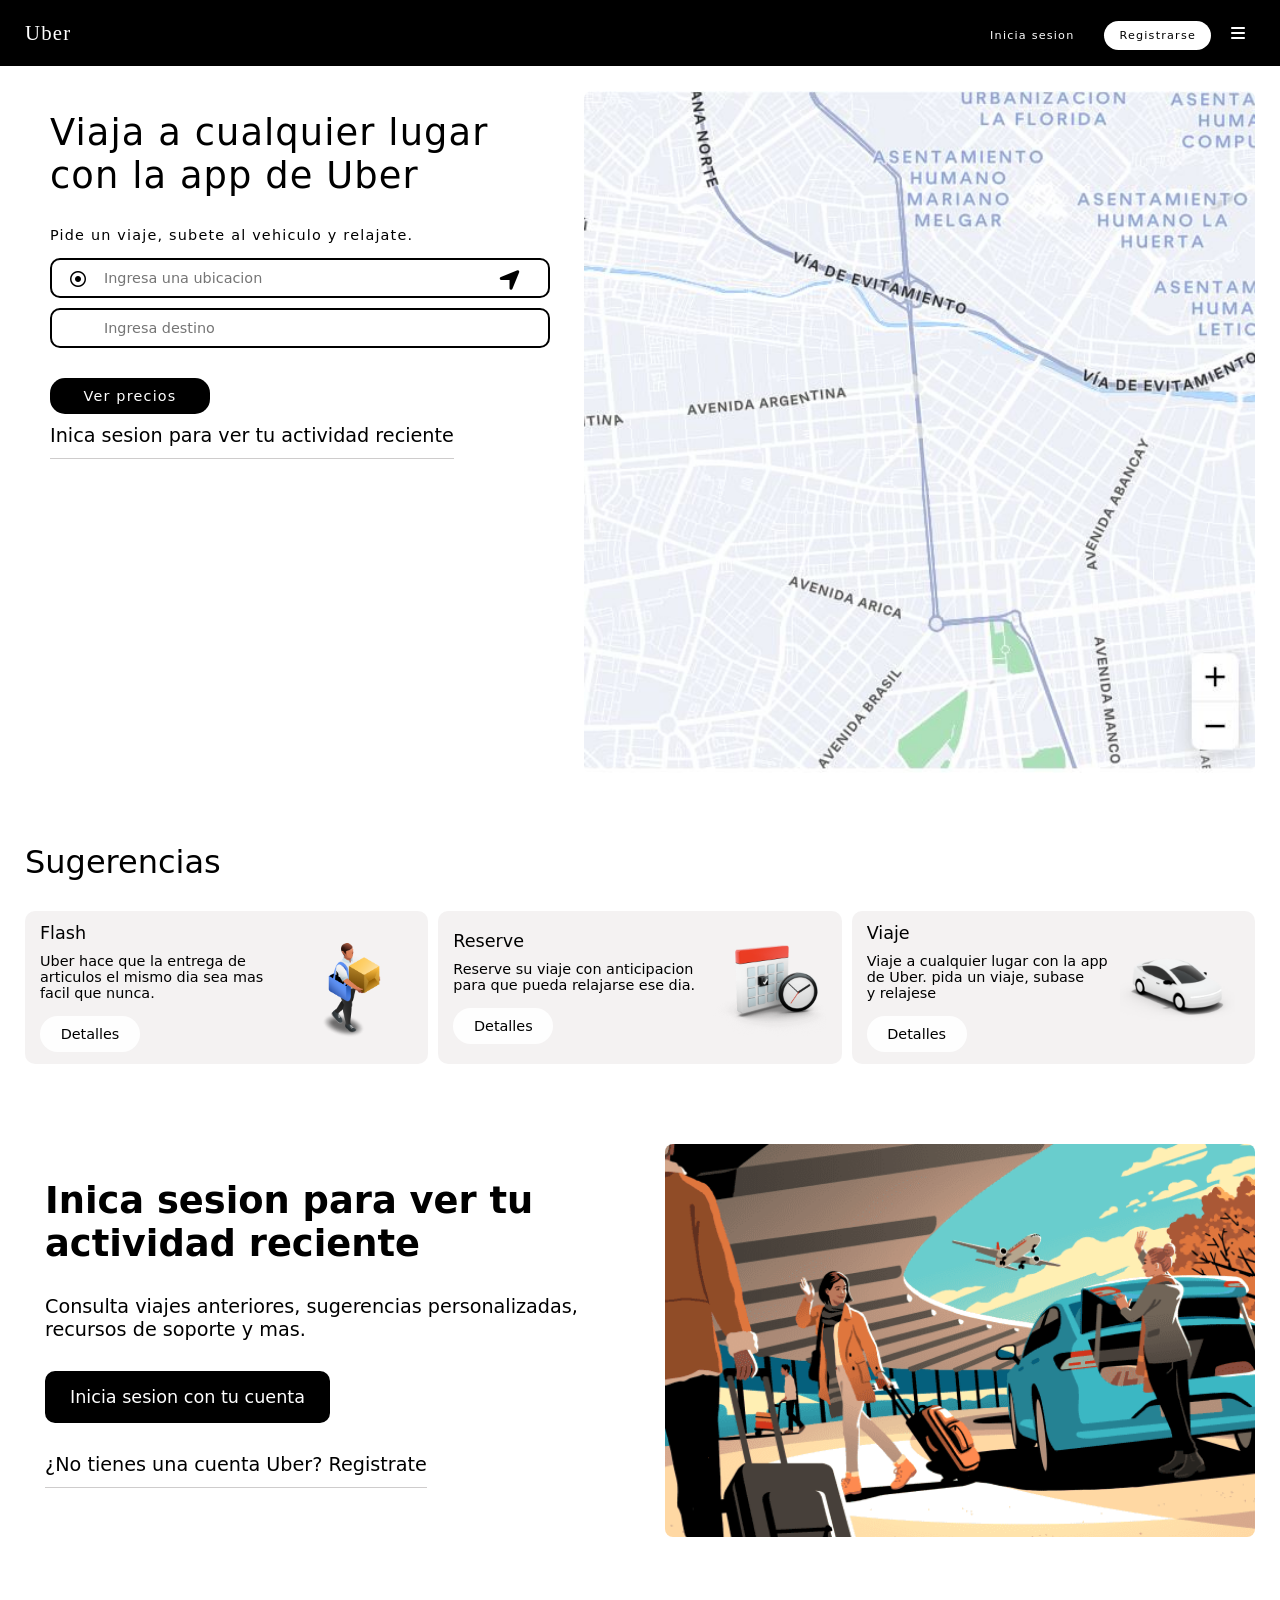
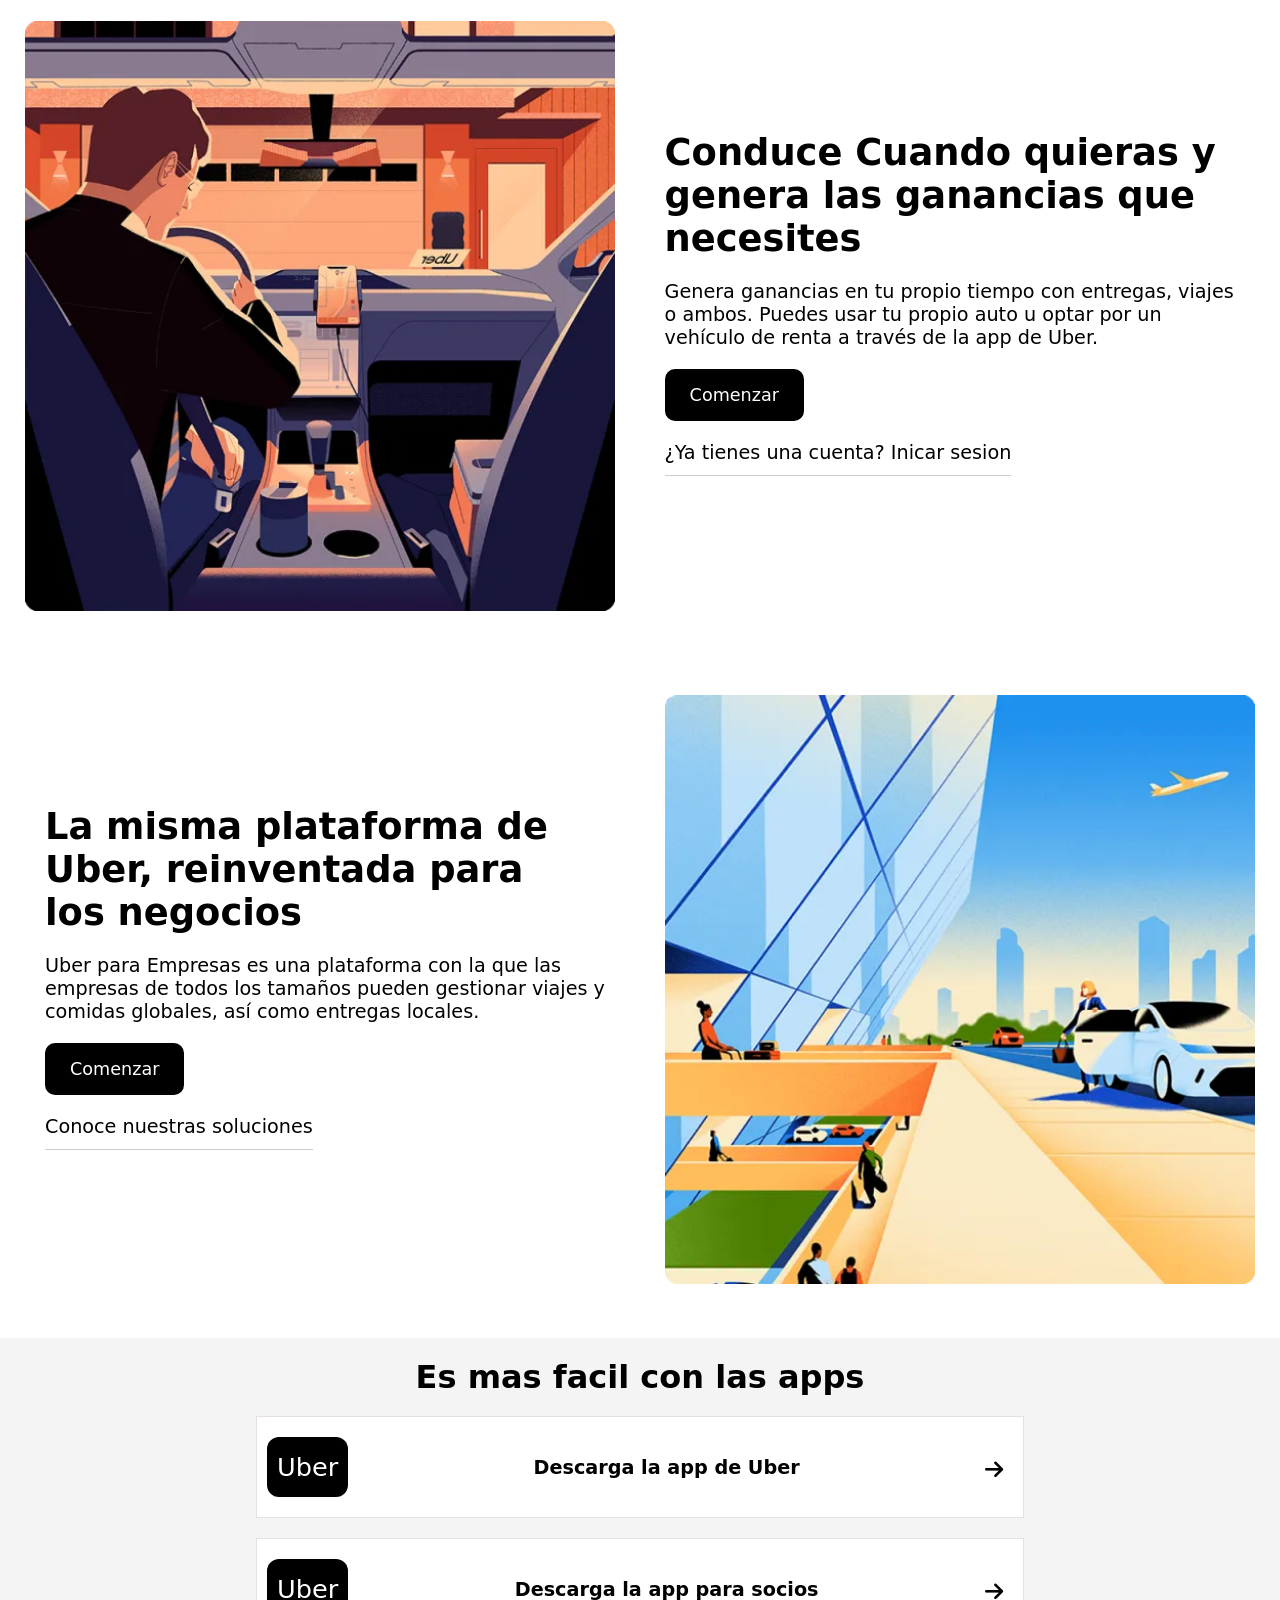
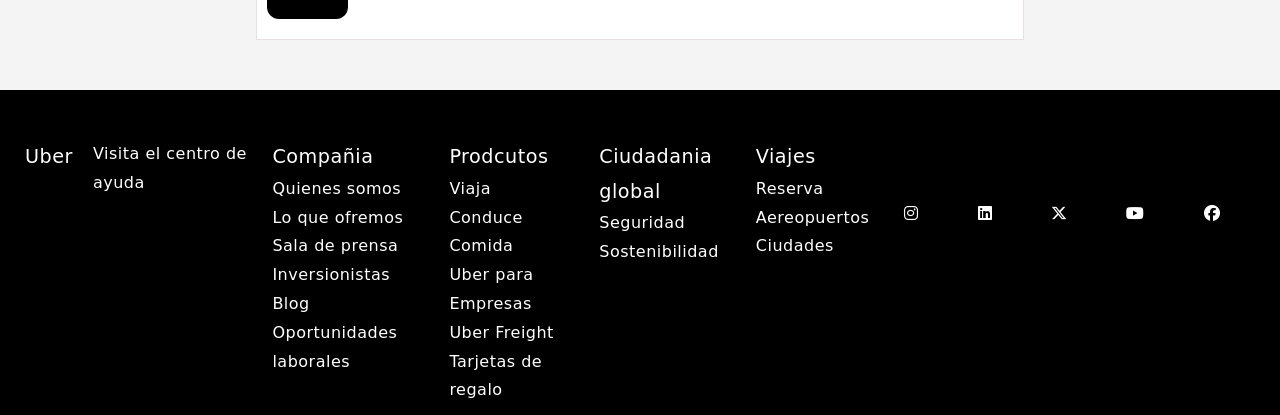
<file: index.html>
<!DOCTYPE html>
<html lang="en">
<head>
  <meta charset="UTF-8">
  <meta name="viewport" content="width=device-width, initial-scale=1.0">
  <link rel="stylesheet" href="styles.css">
  <link rel="stylesheet" href="https://cdnjs.cloudflare.com/ajax/libs/font-awesome/6.4.2/css/all.min.css">
  <title>Uber</title>
</head>
<body>
  <!--Header section-->
  <header class="header">
    <div class="container__nav">
      <h2 class="container__logo">Uber</h2>
      <nav class="navbar">
        <ul class="container__lists">
          <li class="lista"><a class="btn-s" href="#Iniciar_sesion">Inicia sesion</a>
          </li>
          <li class="lista"><a class="btn-r" href="#Registrarse">Registrarse</a>
          </li>
        </ul>
        <input id="menu-toggle" type="checkbox" class="checkbox">
            <label class="hamburger" for="menu-toggle">
              <i class="fa-solid fa-bars i"></i>
              <i class="fa-solid fa-xmark i-2"></i>
            </label>
        <div class="menu">
          <ul class="nav__items">
            <li class="item"><a href="#Viaja" class="link__item">Viaja</a></li>
            <li class="item"><a href="#Conduce" class="link__item">Conduce</a></li>
            <li class="item"><a href="#Empresas" class="link__item">Empresas</a></li>
            <li class="item"><a href="#uber" class="link__item">Uber Eats</a></li>
            <li class="item"><a href="#Quienes somos" class="link__item">Quienes somos</a></li><li class="item"><a href="#Ayuda" class="link__item">Ayuda</a></li>
            <li id="pad" class="item"><a class="es" href="#ES"><i class="fa-solid fa-globe mundo"></i>ES</a></li>
          </ul>
        </div>
      </nav>
    </div>
  </header>
    
    
    <main class="main__container">
      <div class="main">
        <h1 class="titulo">Viaja a cualquier lugar con la app de Uber</h1>
        <p class="parrafo_principal">Pide un viaje, subete al vehiculo y relajate.</p>
        <div class="input__container">
          <div class="input__container-i">
            <label for="ubicacion">
              <i class="fa-regular fa-dot-circle circulo"></i>
              <i class="fa-solid fa-location-arrow arrow"></i>
            </label>
            <input id="ubicacion" class="input__item item1" type="text" name="ingrese ubicacion" placeholder="Ingresa una ubicacion">
          </div>
          <input class="input__item item2" type="text" name="ingrese destino" placeholder="Ingresa destino">
        </div>
        <div class="precios"><a class="btn-p" href="#ver precios">Ver precios</a>
        <a class="sesion__link">Inica sesion para ver tu actividad reciente</a>
        </div>
      </div>
      <div class="map">
        <img src="map.JPG">
      </div>
      <picture>
        <img src="ridewith.jpg">
      </picture>
      
    </main>
    
    <section class="container__sugerencias">
      <h2 class="sugerencias__title">Sugerencias</h2>
      <div class="sugerencia-box">
        <div class="sugerencias_card">
          <div class="separador">
            <h4 class="sugerencias__subtitle">Flash</h4>
            <p>Uber hace que la entrega de articulos el mismo dia sea mas facil que nunca.</p>
            <a href="#detalles">Detalles</a>
          </div>
          <div class="image"><img src="Courier.png" alt="courrier">
          </div>
        </div> 
        <div class="sugerencias_card">
          <div class="separador">
            <h4 class="sugerencias__subtitle">Reserve</h4>
            <p>Reserve su viaje con anticipacion para que pueda relajarse ese dia.</p>
            <a href="#detalles">Detalles</a>
          </div>
          <div class="image"><img src="reserve_clock.png" alt="courrier">
          </div>
        </div>
        <div class="sugerencias_card">
          <div class="separador">
            <h4 class="sugerencias__subtitle">Viaje</h4>
            <p>Viaje a cualquier lugar con la app de Uber. pida un viaje, subase y relajese</p>
            <a href="#detalles">Detalles</a>
          </div>
          <div class="image"><img src="ride.png" alt="courrier">
          </div>
        </div>
      </div>
    </section>
    <section class="sep">
      <div class="container__sesion">
          <h2 class="sesion__title">Inica sesion para ver tu actividad reciente</h2>
          <p class="sesion__subtitle">Consulta viajes anteriores, sugerencias personalizadas, recursos de soporte y mas.</p>
          <a class="sesion__btn">Inicia sesion con tu cuenta</a>
          <a class="sesion__link">¿No tienes una cuenta Uber? Registrate</a>
      </div>
      <div class="container__img">
           <img src="Airport-Fall.jpg" alt="airport-arrive">
      </div>
    </section>
    <section class="split">
      <div class="container__start">
          <h2 class="sesion__title start-title">Conduce Cuando quieras y genera las ganancias que necesites</h2>
          <p class="sesion__subtitle">Genera ganancias en tu propio tiempo con entregas, viajes o ambos. Puedes usar tu propio auto u optar por un vehículo de renta a través de la app de Uber.</p>
          <div class="btns">
            <a class="sesion__btn">Comenzar</a>
            <a class="sesion__link">¿Ya tienes una cuenta? Inicar sesion</a>
          </div>
      </div>
      <div class="container__img">
           <img src="earner-illustra.jpg" alt="driver">
      </div>
    </section>
    <section class="split
    start2">
      <div class="container__start">
        <h2 class="sesion__title start-title">La misma plataforma de Uber, reinventada para los negocios</h2>
        <p class="sesion__subtitle">Uber para Empresas es una plataforma con la que las empresas de todos los tamaños pueden gestionar viajes y comidas globales, así como entregas locales.</p>
        <div class="btns">
        <a class="sesion__btn">Comenzar</a>
        <a class="sesion__link">Conoce nuestras soluciones</a>
        </div>
      </div>
      <div class="container__img">
           <img src="u4b-square.jpg" alt="plain">
      </div>
    </section>
    <section class="container__download">
      <h2 class="sesion__title"> Es mas facil con las apps</h2>
      <div class="card__download">
        <div class="title--uber">Uber</div>
        <h2 class="download__link"> Descarga la app de Uber</h2>
        <i class="fa-solid fa-arrow-right flecha"></i>
      </div>
      <div class="card__download">
        <div class="title--uber">Uber</div>
        <h2 class="download__link"> Descarga la app para socios </h2>
        <i class="fa-solid fa-arrow-right flecha"></i>
      </div>
    </section>
    <footer class="footer">
      <h3 class="tit">Uber</h3>
      <p class="parrafo">Visita el centro de ayuda</p>
      <div class="container__lista">
        <h3 class="tit">Compañia</h3>
        <ul class="list">
          <li class="list_item">Quienes somos</li>
          <li class="list_item">Lo que ofremos</li>
          <li class="list_item">Sala de prensa</li>
          <li class="list_item">Inversionistas</li>
          <li class="list_item">Blog</li>
          <li class="list_item">Oportunidades laborales</li>
        </ul>
      </div>
      <div class="container__lista">
        <h3 class="tit">Prodcutos</h3>
        <ul class="list">
          <li class="list_item">Viaja</li>
          <li class="list_item">Conduce</li>
          <li class="list_item">Comida</li>
          <li class="list_item">Uber para Empresas</li>
          <li class="list_item">Uber Freight</li>
          <li class="list_item">Tarjetas de regalo</li>
        </ul>
      </div>
      <div class="container__lista">
        <h3 class="tit">Ciudadania global</h3>
        <ul class="list">
          <li class="list_item">Seguridad</li>
          <li class="list_item">Sostenibilidad</li>
        </ul>
      </div>
      <div class="container__lista">
        <h3 class="tit">Viajes</h3>
        <ul class="list">
          <li class="list_item">Reserva</li>
          <li class="list_item">Aereopuertos</li>
          <li class="list_item">Ciudades</li>
        </ul>
      </div>
      <div class="iconos">
        <i class="fa-brands fa-instagram"></i>
        <i class="fa-brands fa-linkedin"></i>
        <i class="fa-brands fa-x-twitter"></i>
        <i class="fa-brands fa-youtube"></i>
        <i class="fa-brands fa-facebook"></i>
      </div>

    </footer>
  

</body>
</html>
</file>
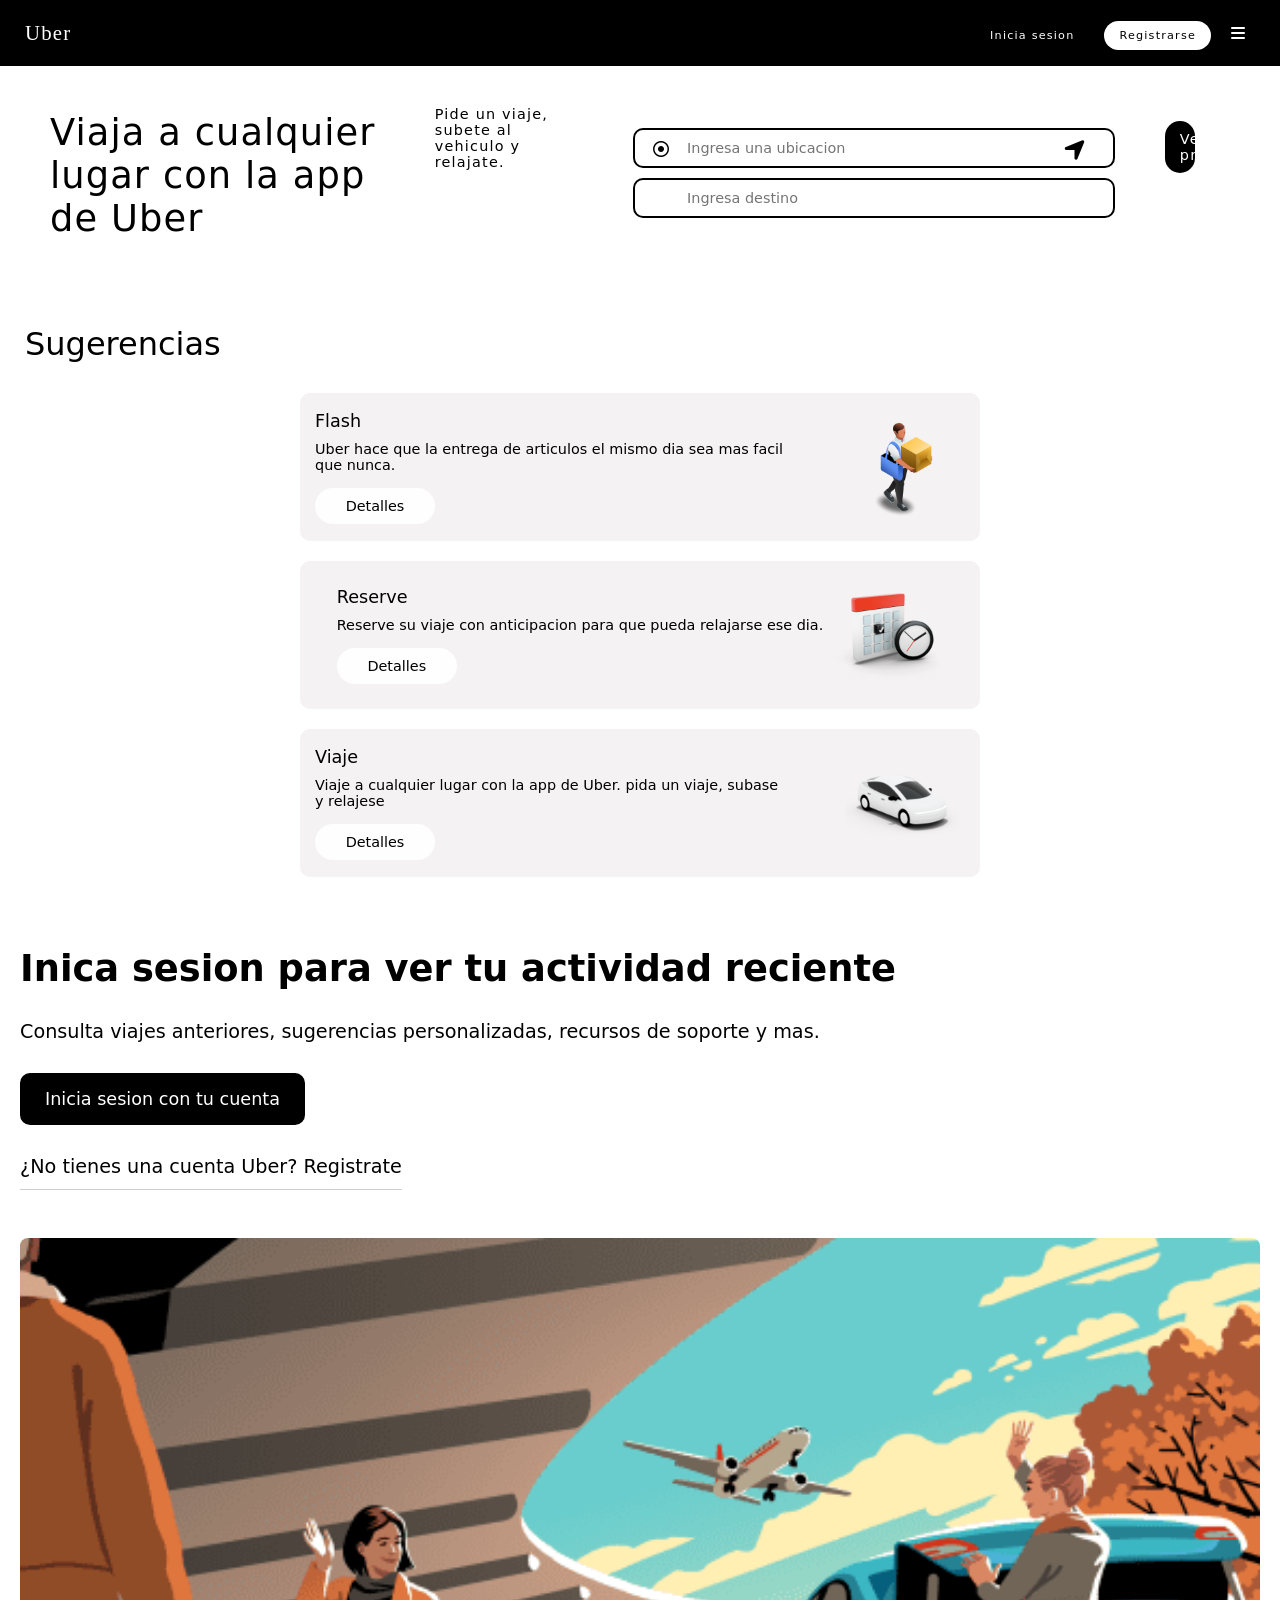
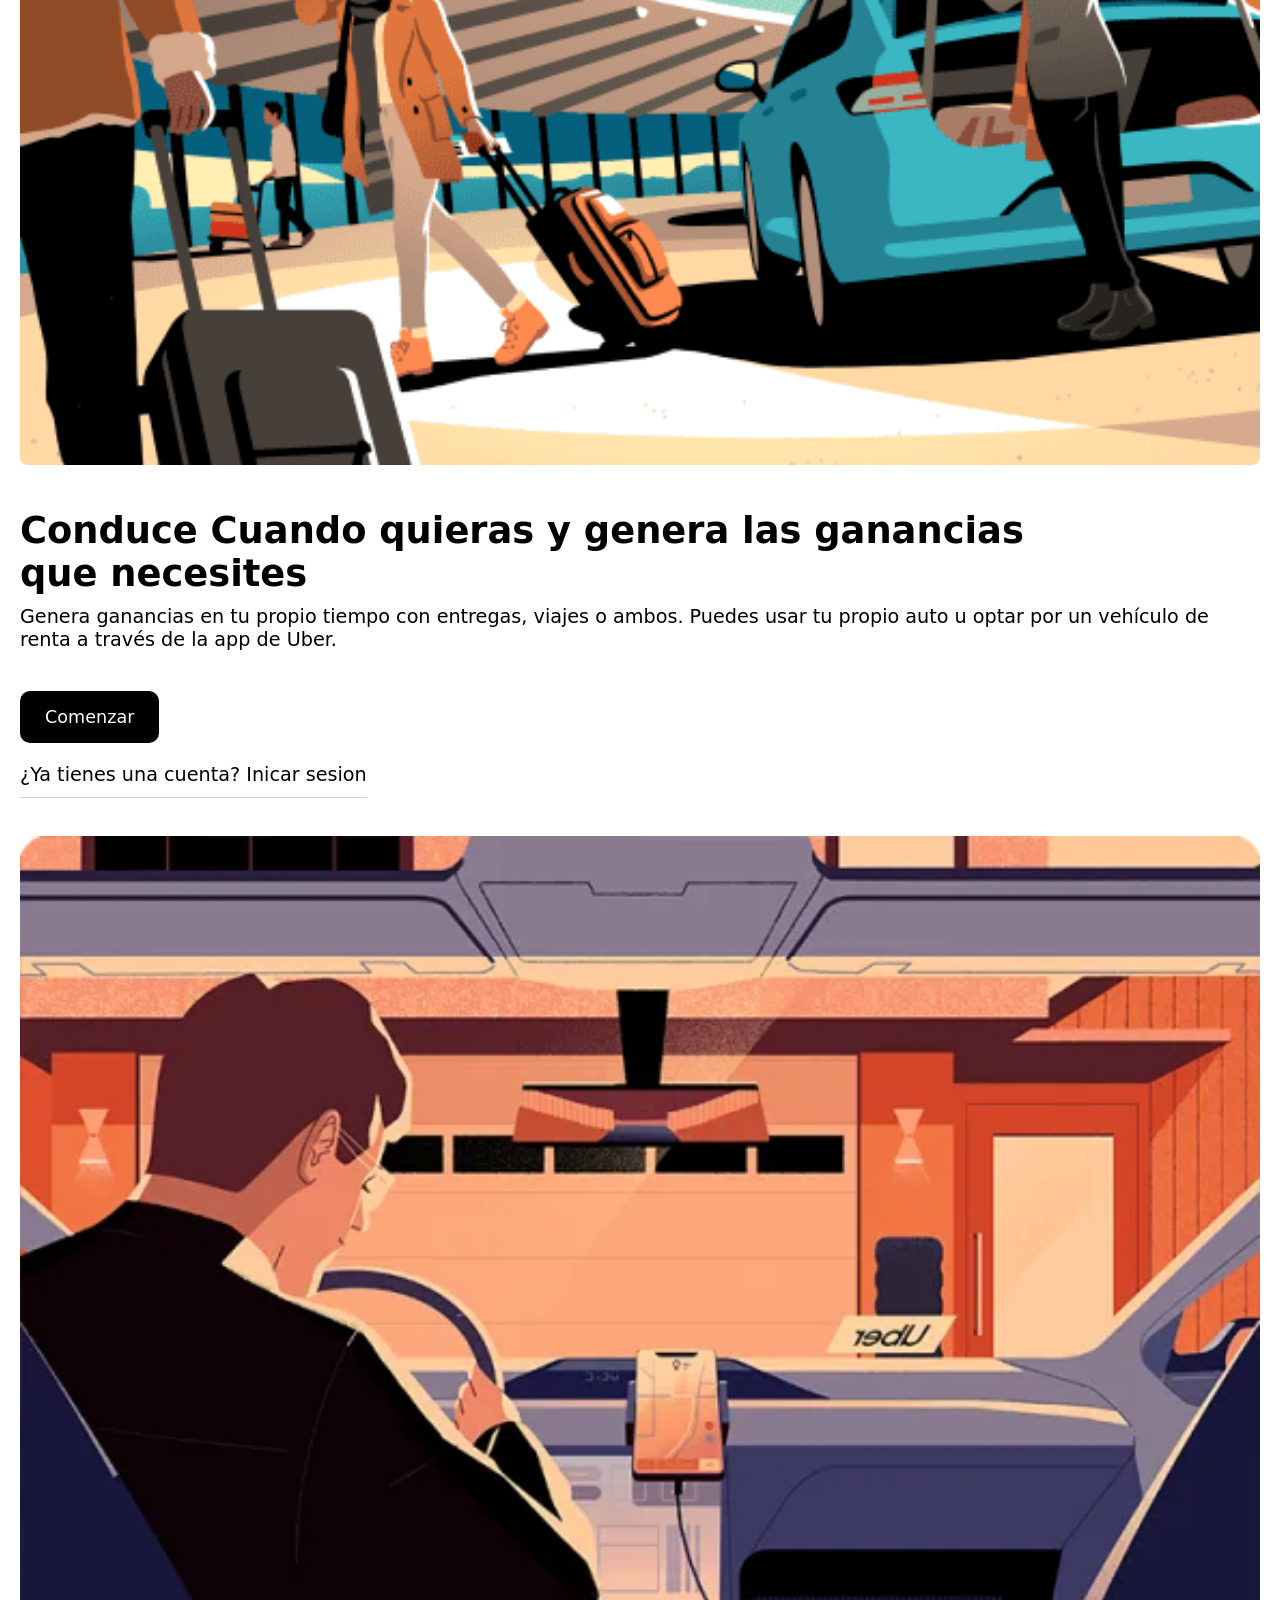
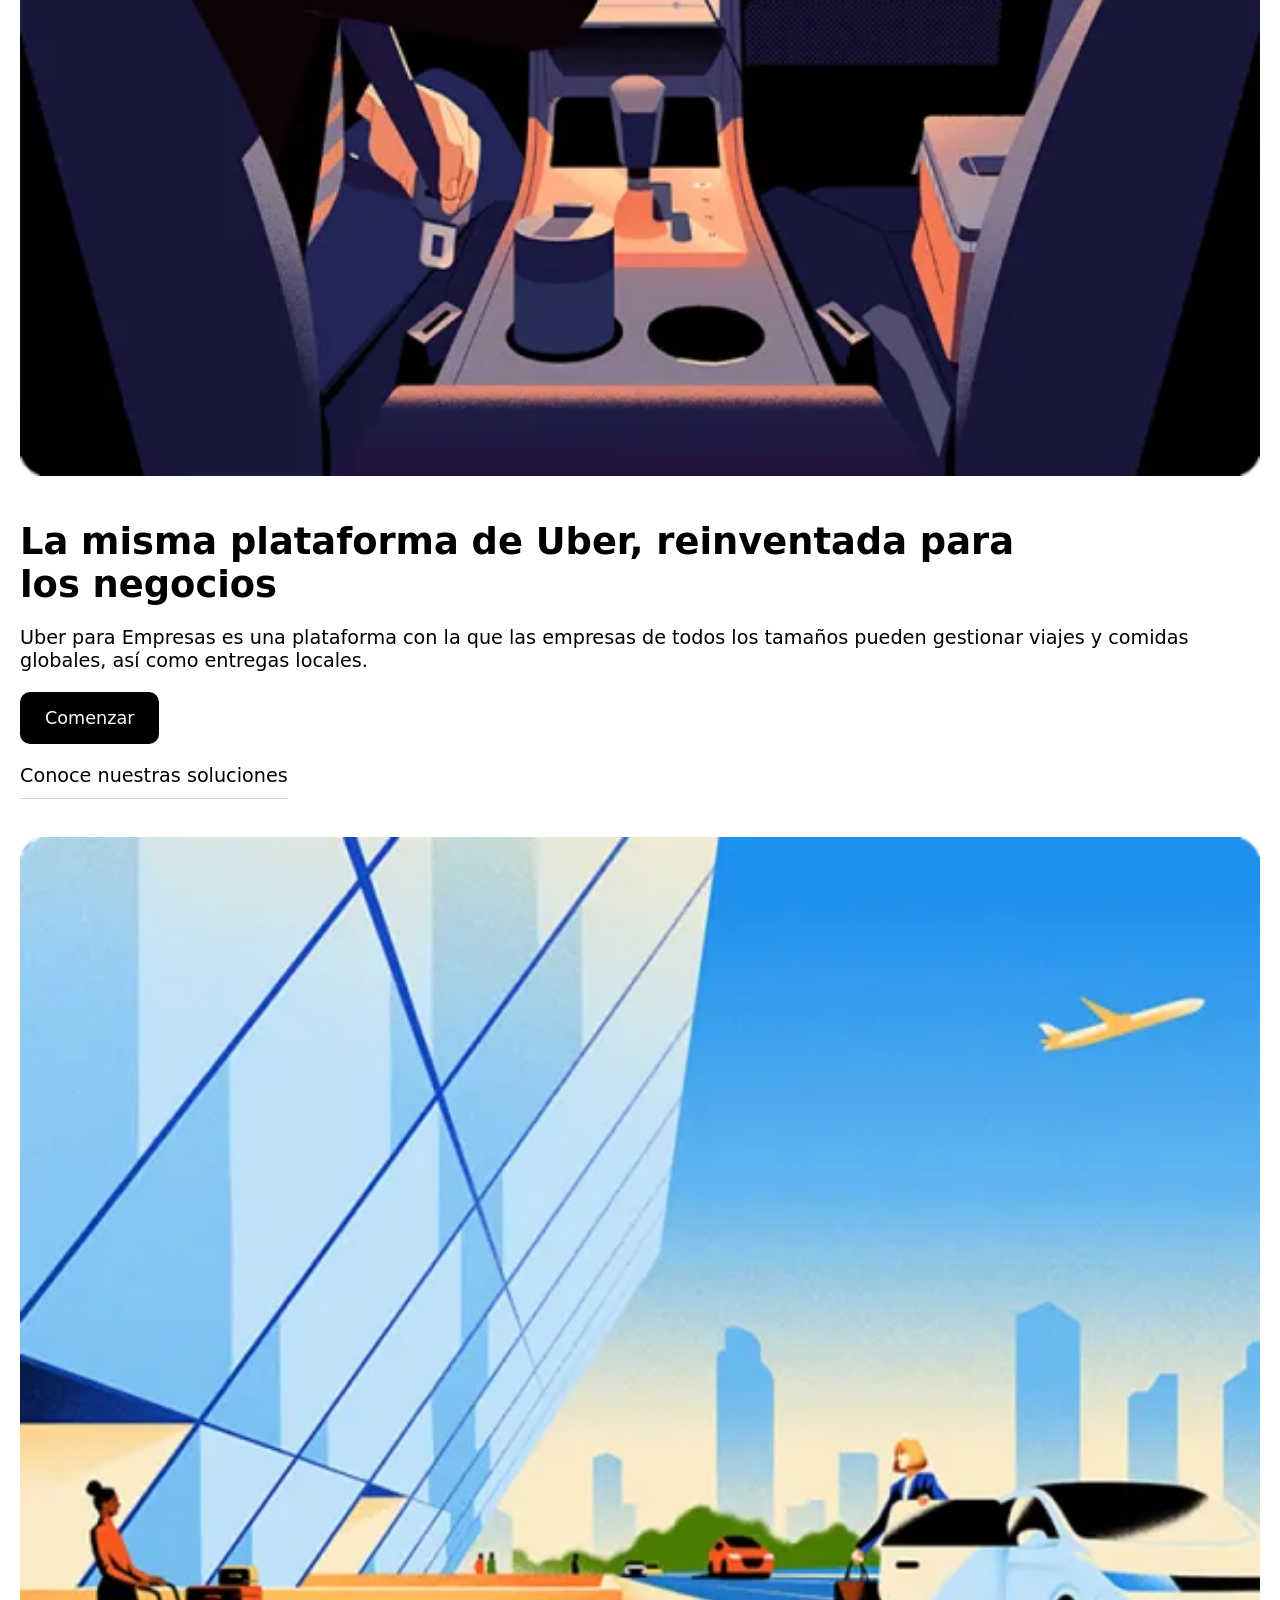
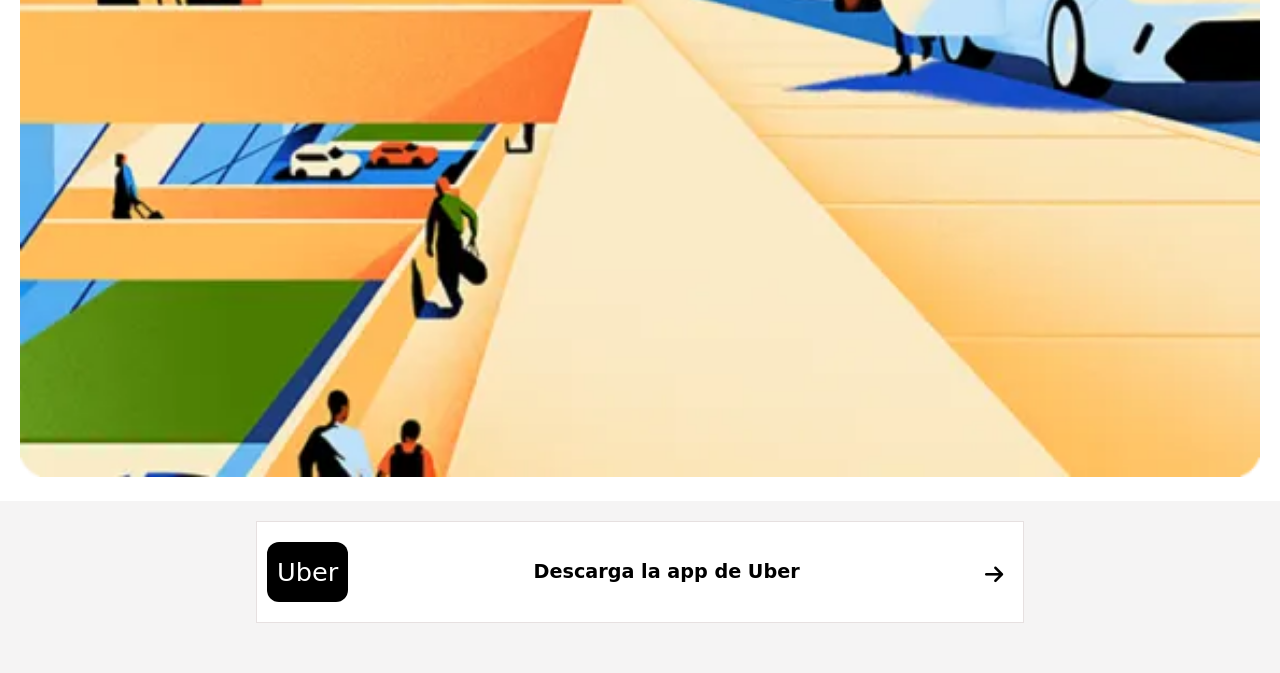
<file: landingpage.html>
<!DOCTYPE html>
<html lang="en">
<head>
  <meta charset="UTF-8">
  <meta name="viewport" content="width=device-width, initial-scale=1.0">
  <link rel="stylesheet" href="styles.css">
  <link rel="stylesheet" href="https://cdnjs.cloudflare.com/ajax/libs/font-awesome/6.4.2/css/all.min.css">
  <title>Uber</title>
</head>
<body>
  <!--Header section-->
  <header class="header">
    <div class="container__nav">
      <h2 class="container__logo">Uber</h2>
      <nav class="navbar">
        <ul class="container__lists">
          <li class="lista"><a class="btn-s" href="#Iniciar_sesion">Inicia sesion</a>
          </li>
          <li class="lista"><a class="btn-r" href="#Registrarse">Registrarse</a>
          </li>
        </ul>
        <input id="menu-toggle" type="checkbox" class="checkbox">
            <label class="hamburger" for="menu-toggle">
              <i class="fa-solid fa-bars i"></i>
              <i class="fa-solid fa-xmark i-2"></i>
            </label>
        <div class="menu">
          <ul class="nav__items">
            <li class="item"><a href="#Viaja" class="link__item">Viaja</a></li>
            <li class="item"><a href="#Conduce" class="link__item">Conduce</a></li>
            <li class="item"><a href="#Empresas" class="link__item">Empresas</a></li>
            <li class="item"><a href="#uber" class="link__item">Uber Eats</a></li>
            <li class="item"><a href="#Quienes somos" class="link__item">Quienes somos</a></li><li class="item"><a href="#Ayuda" class="link__item">Ayuda</a></li>
            <li id="pad" class="item"><a class="es" href="#ES"><i class="fa-solid fa-globe mundo"></i>ES</a></li>
          </ul>
        </div>
      </nav>
    </div>
  </header>
    
    
    <main class="main__container">
      <h1 class="titulo">Viaja a cualquier lugar con la app de Uber</h1>
      <p class="parrafo_principal">Pide un viaje, subete al vehiculo y relajate.</p>
      <div class="input__container">
        <div class="input__container-i">
          <label for="ubicacion">
            <i class="fa-regular fa-dot-circle circulo"></i>
            <i class="fa-solid fa-location-arrow arrow"></i>
          </label>
          <input id="ubicacion" class="input__item item1" type="text" name="ingrese ubicacion" placeholder="Ingresa una ubicacion">
        </div>
        <input class="input__item item2" type="text" name="ingrese destino" placeholder="Ingresa destino">
      </div>
      <div class="precios"><a class="btn-p" href="#ver precios">Ver precios</a></div>
      <picture>
        <img src="ridewith.jpg">
      </picture>
    </main>
    <section class="container__sugerencias">
      <h2 class="sugerencias__title">Sugerencias</h2>
      <div class="sugerencias_card">
        <div class="separador">
          <h4 class="sugerencias__subtitle">Flash</h4>
          <p>Uber hace que la entrega de articulos el mismo dia sea mas facil que nunca.</p>
          <a href="#detalles">Detalles</a>
        </div>
        <div class="image"><img src="Courier.png" alt="courrier">
        </div>
      </div> 
      <div class="sugerencias_card">
        <div class="separador">
          <h4 class="sugerencias__subtitle">Reserve</h4>
          <p>Reserve su viaje con anticipacion para que pueda relajarse ese dia.</p>
          <a href="#detalles">Detalles</a>
        </div>
        <div class="image"><img src="reserve_clock.png" alt="courrier">
        </div>
      </div>
      <div class="sugerencias_card">
        <div class="separador">
          <h4 class="sugerencias__subtitle">Viaje</h4>
          <p>Viaje a cualquier lugar con la app de Uber. pida un viaje, subase y relajese</p>
          <a href="#detalles">Detalles</a>
        </div>
        <div class="image"><img src="ride.png" alt="courrier">
        </div>
      </div>
    </section>
    <section class="container__sesion">
      <h2 class="sesion__title">Inica sesion para ver tu actividad reciente</h2>
      <p class="sesion__subtitle">Consulta viajes anteriores, sugerencias personalizadas, recursos de soporte y mas.</p>
      <a class="sesion__btn">Inicia sesion con tu cuenta</a>
      <a class="sesion__link">¿No tienes una cuenta Uber? Registrate<a>
      <div class="container__img">
           <img src="Airport-Fall.jpg" alt="airport-arrive">
      </div>
    </section>
    <section class="container__start">
      <h2 class="sesion__title start-title">Conduce Cuando quieras y genera las ganancias que necesites</h2>
      <p class="sesion__subtitle">Genera ganancias en tu propio tiempo con entregas, viajes o ambos. Puedes usar tu propio auto u optar por un vehículo de renta a través de la app de Uber.</p>
      <div class="btns">
        <a class="sesion__btn">Comenzar</a>
        <a class="sesion__link">¿Ya tienes una cuenta? Inicar sesion</a>
      </div>
      <div class="container__img">
           <img src="earner-illustra.jpg" alt="driver">
      </div>
    </section>
    <section class="container__start">
      <h2 class="sesion__title start-title">La misma plataforma de Uber, reinventada para los negocios</h2>
      <p class="sesion__subtitle">Uber para Empresas es una plataforma con la que las empresas de todos los tamaños pueden gestionar viajes y comidas globales, así como entregas locales.</p>
      <div class="btns">
        <a class="sesion__btn">Comenzar</a>
        <a class="sesion__link">Conoce nuestras soluciones</a>
      </div>
      <div class="container__img">
           <img src="u4b-square.jpg" alt="plain">
      </div>
    </section>
    <section class="container__download">
      <div class="card__download">
        <div class="title--uber">Uber</div>
        <h2 class="download__link"> Descarga la app de Uber</h2>
        <i class="fa-solid fa-arrow-right flecha"></i>

      </div>

    </section>
    <footer>

    </footer>
  

</body>
</html>
</file>
<file: styles.css>
/* reseteo de valores*/
*{
    font-family: system-ui, -apple-system, BlinkMacSystemFont, 'Segoe UI', Roboto, Oxygen, Ubuntu, Cantarell, 'Open Sans', 'Helvetica Neue', sans-serif;
    margin: 0;
    padding: 0;
    box-sizing: border-box;
    font-weight: 100;
}
body{
    position:relative;
}
body:has(#menu-toggle:checked){
    overflow: hidden;
}
/*Header section*/

/* nav*/
.container__nav{
    display: flex;
    width: 100%;
    justify-content: space-between;
    align-items: center;
    padding: 15px 25px;
    background: black;
}
.container__logo{
    font-size: 1.3rem;
    font-family: uber move;
    color: white;
    font-weight: 500;
    letter-spacing: 1.2px;
    cursor: pointer;
}

.container__lists{
    display: flex;
    justify-content: center;
    align-items: center;
}
.navbar{
    display: flex;
    justify-content: space-between;
    align-items: center;
    gap: 5px;
}
a{
    text-decoration: none;
}
.btn-s{
    font-size: 0.7rem;
    text-wrap: nowrap;
    letter-spacing: 1.2px;
    font-weight: 500;
    color: white;
    padding: 8px 15px;
    border-radius: 25px;
    text-align: center;
}
.btn-s:hover{
    background: rgba(255, 255, 255, 0.219) ;

}
.btn-r{
    font-weight: 500;
    font-size: 0.7rem;
    letter-spacing: 1.2px;
    color: black;
    text-align: center;
    padding: 8px 15px;
    border-radius: 25px;
    background: white;
}
.btn-r:hover{
    background: rgba(255, 255, 255, 0.938);
}


.lista{
    padding-left: 15px;
    list-style: none;
}
.menu{
    display: none;
    justify-content: start;
    align-items: start;
    padding-left: 40px;
    padding-top: 40px;
    background: white;
    position: absolute;
    left: 0;
    height: 0;
    overflow: hidden;
    top:4.2rem;
    width: 100dvw;
    z-index: 10;
    animation: mover-menu 0.1s ease-out;
    animation-fill-mode: both;

}
.nav__items{
    display: flex;
    flex-direction: column;
    gap:2rem;
}
.hamburger{
    padding-left: 5px;
}
.link__item{
    font-size: 2.8rem;
    font-weight:500;
    cursor:pointer;
    color: black;
    text-align: center;
    letter-spacing: 1.8px;
}
li{
    list-style: none;
}
.checkbox{
    display:none;
}
.i{
    color: white;
    text-align: center;
    cursor: pointer;
    border-radius: 100%;
    padding: 10px;
    font-size: 1rem;
}
.i:hover{
    background: rgba(51, 51, 51, 0.384);
}
#menu-toggle:checked ~ .menu{
    display: flex;

}


@keyframes mover-menu{
    0%{
        height: 0;
    }
    100%{
        height: 100vh;

    }
}
label .i-2{
    display: none;
    text-align: center;
    font-size: 1.3rem;
    color: white;
    cursor: pointer;
    padding: 10px;
    border-radius: 100%;
}

.link__item:hover{
    color: rgba(0, 0, 0, 0.753);
}

#menu-toggle:checked ~ label .i{
    display: none;
}
#menu-toggle:checked ~ label .i-2{
    display: flex;
}

.es{

    color: black;
    font-size: 1.2rem;
    font-weight: bold;
    border-radius: 20px;
    text-align: center;
    padding: 10px 20px;
    letter-spacing: 1.1px;

}
.es:hover{
    background: rgba(12, 12, 12, 0.055);
}
.mundo{
    padding-right: 10px;
}
/* nav ends*/

/* main*/
.main__container{
    display: flex;
    flex-direction: column;
    background: black;
    padding-bottom: 40px;
}
.map{
    display: none;
}

.titulo{
    text-wrap: pretty;
    color: white;
    letter-spacing: 1.1px;
    font-weight: 500;
    font-size: 2.3rem;
    padding: 20px 25px 15px 25px;
}
.parrafo_principal{
    color: rgb(240, 232, 232);
    letter-spacing: 1.2px;
    font-weight: 500;
    font-size: .9rem;
    padding: 15px 25px;
}
.input__container{
    display: flex;
    flex-direction: column;
    justify-content: center;
    width: 100%;
    gap: 10px;
    padding: 0px 25px;
    max-width:550px;

}

.input__item{
    font-size: .9rem;
    border-radius: 7px;
    padding: 10px 10px 10px 50px;
    border: 2px solid black;
    border-radius: 10px;
    width: 100%;
}
.input__item:focus{
    outline: none;
}
.input__container-i{
    display: flex;
    position: relative;
    justify-content: start;
    align-items: center;
    
}
.input__item::placeholder{
    padding-left: 2px;
}

.circulo{
    font-weight:bold;
    color: black;
    padding-left: 20px;
    text-align: center;
    font-size: 1rem;
    position: absolute;
    cursor: text;
    top: 33%;

}
.arrow{
    font-weight:bold;
    color: black;
    top: 25%;
    right: 30px;
    text-align: center;
    font-size: 1.5rem;
    position: absolute;
    cursor: pointer;
}
.arrow:hover{
    color: rgb(233, 29, 29);
}
.btn-p{
    text-decoration: none;
    color:black;
    border-radius: 15px;
    letter-spacing: 1.2px;
    font-size: .9rem;
    font-weight: 500;
    padding: 10px 15px;
    background: white;
    text-align: center;
}
.btn-p:hover{
    background: rgba(255, 255, 255, 0.938);
}
.precios{
    box-sizing: border-box;
    padding-top: 30px;
    padding-left: 25px;
    padding-bottom: 3px;
}

picture{
    margin: auto;
    width: 100%;
    padding: 40px 25px;
}
img{
    width: 100%;
    object-fit: cover;
    border-radius: 8px;
}
.precios .sesion__link{
    display: none;
}
.sugerencia-box{
    display: flex;
    justify-content: center;
    flex-direction: column;
    width: 100%;
    gap: 10px;
}
/*ends*/
@media (min-width: 820px)
{

    .sep{
        display: flex;
        justify-content:space-between;
        align-items: center;
        gap: 30px;
    }
    .container__img{
        padding: 0;
        width: 100%;
    }
    .split{
        display: flex;
        flex-direction: row-reverse;
        justify-content: space-between;
        align-items: center;
        gap: 30px;

    }
    .container__sesion{
        padding: 20px;
    }
    .container__start{
        padding: 20px;
    }
    .start2{
        flex-direction: row;
    }
    .main__container{
        background: white;
        padding: 25px;

    }

    .sugerencia-box{
        flex-direction: row;
    }
    .precios .sesion__link{
        display: flex;
    }
    .titulo, .parrafo_principal{
        color: black;
    }
    .map{
        display: flex;
        object-fit: cover;
        width: 85%;
    }
    .btn-p{
        background: black;
        color: white;
        max-width:30% ;
    }
    .btn-p:hover{
        background: rgba(7, 7, 7, 0.918);

    }
    .precios{
        display: flex;
        flex-direction: column;
        gap:10px;
    }
    .main__container{
        flex-direction: row;
        justify-content: space-between;
    }
    .main{
        min-width: calc(30%);
    }
    picture{
        display: none;
    }
    .footer{
        flex-direction: row !important;
    }
    
}


/*second section*/
.container__sugerencias{
    display: flex;
    flex-direction: column;
    justify-content: center;
    align-items: center;
    gap: 20px;
    padding: 45px 25px 50px 25px;
    background: white;
    width: 100%;
}
.container__sugerencias > h2{
    align-self: start;
}
.sugerencias_card{
    background: rgba(235, 232, 232, 0.568);
    border-radius: 10px;
    padding: 12px 15px 12px 15px;
    display: flex;
    width: clamp(120px, 100%, 680px);
    justify-content: center;
    align-items: center;
}
.sugerencias__title{
    font-size: 2rem;
    font-weight: 500;
    padding-bottom: 10px;
}
.sugerencias__subtitle{
    font-size: 1.1rem;
    font-weight: 500;
    padding-bottom: 10px;
}
.separador > p{
    text-wrap: pretty;
    font-size: 0.9rem;
    padding-bottom: 15px;
}
.separador > a{
    font-size: 0.9rem;
    padding: 10px 10px;
    width: clamp(100px,25%,120px);
    background: rgba(255, 255, 255, 0.952);
    text-align: center;
    color: black;
    font-weight: 500;
    border-radius: 40px;
}
.separador{
    display: flex;
    flex-direction: column;
}
.image{
    object-fit: cover;
}
.image img{
    width: 120px;
}
.separador > a:hover{
    background: rgb(252, 249, 249);
   
}
/*ends sugerencias*/

.container__sesion{
    display: flex;
    flex-direction: column;
    justify-content: center;
    gap: 30px;
    width: 100%;
}
.sep{
    padding: 10px 25px 50px 25px;
}
.sesion__title{
    font-size: 2.3rem;
    font-weight: bold;
    text-wrap: pretty;
}
.sesion__subtitle, .sesion__link{
    font-size:1.2rem ;
    font-weight: 400;
}
.sesion__link{
    max-width: fit-content;
    font-size: 1.2em;
    text-align: start;
    padding-bottom: 10px;
    cursor: pointer;
    position: relative;
}
.sesion__link::before{
    content: "";
    position: absolute;
    left:0;
    bottom: -2px;
    width: 100%;
    height: 1px;
    background: rgb(206, 204, 204);
}
.sesion__link::after{
    content: "";
    position: absolute;
    left: 0;
    bottom: -2px;
    width: 100%;
    height: 1px;
    transform: scaleX(0);
    transform-origin: left;
    background-color: rgb(209, 203, 203);
    transition: background-color 0.4s ease, transform 0.4s ease;
}

.sesion__link:hover::after{
    background-color: black;
    transform: scaleX(1);
}


.sesion__btn{
    color: white;
    background: black;
    max-width: fit-content;
    font-weight: 500;
    padding: 16px 25px 16px 25px;
    font-size: 1.1rem;
    border-radius: 10px;
    text-align: center;
    cursor: pointer;
}
.sesion__btn:hover{
    background-color: rgba(15, 15, 15, 0.863);
}

.container__img{
    object-fit: cover;
    padding-top: 20px;
}
/*session 2*/

.container__start{
    display: flex;
    flex-direction: column;
    justify-content: center;
    gap: 10px;
    width: 100%;
}
.start-title{
    padding-bottom: 10px;
}

.btns{
    padding-top: 10px;
    padding-bottom: 10px;
    width: fit-content;
    display: flex;
    flex-direction: column;
    justify-content: space-between;
    gap: 20px;
}
.split{
    padding: 10px 25px 50px 25px;
}
.btns .sesion__link{
    font-size: 1.2rem;
    height: fit-content;
}
/* download section*/
.container__download{
    display: flex;
    flex-direction: column;
    justify-content: center;
    background: rgb(245, 244, 244);
    align-items: center;
    gap: 20px;
    padding: 20px 25px 50px 25px;
}
.container__download .sesion__title{
    font-size:clamp(2rem, 2.3vw,2rem);
}

.card__download{
    color: black;
    width: clamp(300px,60vw,780px);
    min-height: 100px;
    max-height: 150px;
    padding: 20px 20px 20px 10px;
    gap: 10px;
    display: flex;
    align-items: center;
    border: 1px solid rgb(230, 224, 224);
    background: white;
    justify-content: space-between;
    cursor: pointer;
  
}
.download__link{
    font-size: 1.2rem;
    font-weight: bold;
    width: fit-content;
}
.flecha{
    text-align: center;
    font-size: 1.3rem;
    cursor: pointer;
    margin-top: 5px;
    transition: transform 0.6s ease-in-out;
}
.card__download:hover .flecha{
    transform: translateX(10px) ;
}

.title--uber{
    background: black;
    color: white;
    padding: 15px 10px;
    font-weight: 500;
    font-size: 1.6rem;
    border-radius: 12px;
}
/*ends download section*/

/*footer section*/
.footer{
    color: white;
    padding: 50px 25px 10px 25px;
    background: black;
    display: flex;
    flex-direction: column;
    gap: 20px;
    letter-spacing: .5px;
    line-height: 1.8;
}
.tit{
    font-weight: 500;
    font-size: 1.2rem;
}
.list_item{
    width: fit-content;
}
.parrafo{
    width: fit-content;
}
.parrafo:hover{
    text-decoration: underline;
    text-underline-offset: 5px;
    cursor: pointer;
    color: rgba(221, 217, 217, 0.808);
}
.list_item:hover{
    cursor: pointer;
    color: rgba(221, 217, 217, 0.808);
    

}
.iconos{
    display: flex;
    justify-content: start;
    gap: 1.8rem;
    padding-top: 50px;
    padding-bottom: 50px;
    padding-right: 20px;
}
.iconos i {
    padding: 15px;
    border-radius: 10px;
    height: fit-content;
}
.iconos i:hover{
    background: rgba(90, 88, 88, 0.808);
    cursor: pointer;

}
html{
    scroll-behavior: smooth;
}
</file>
